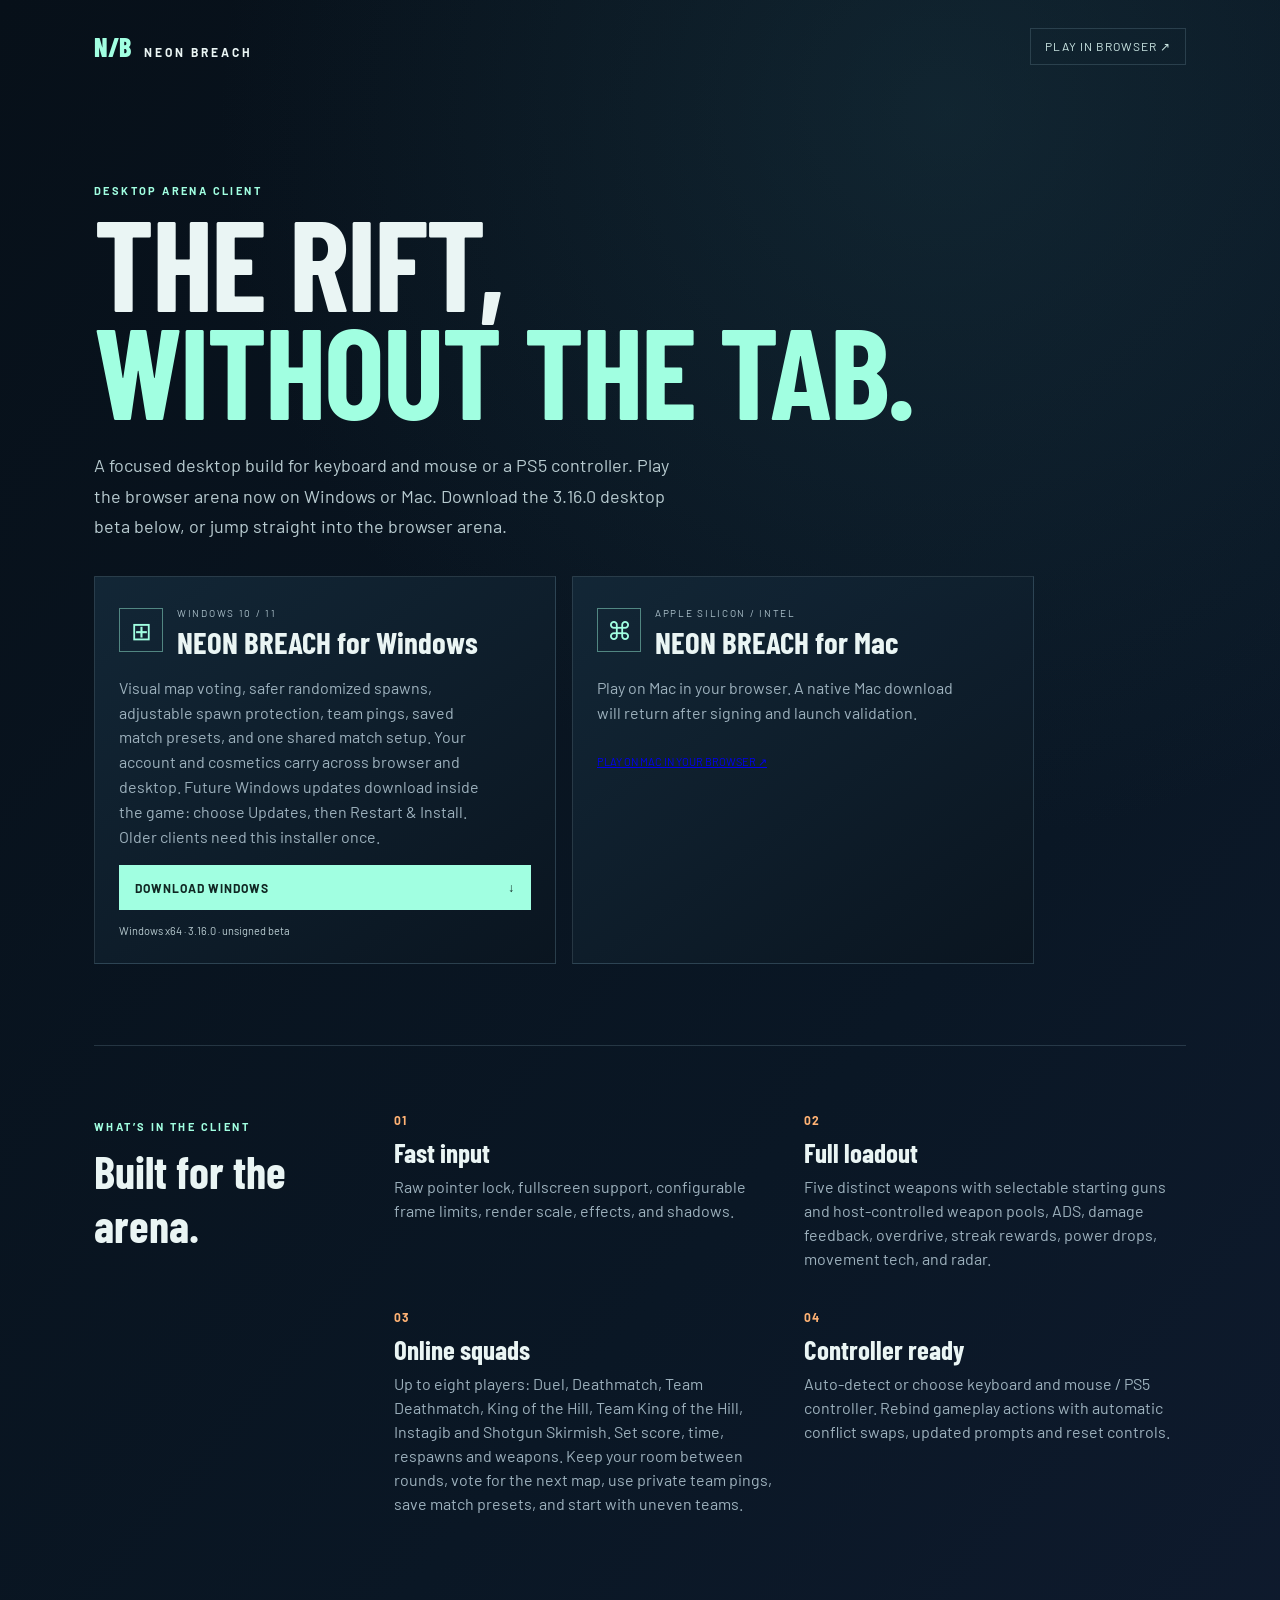
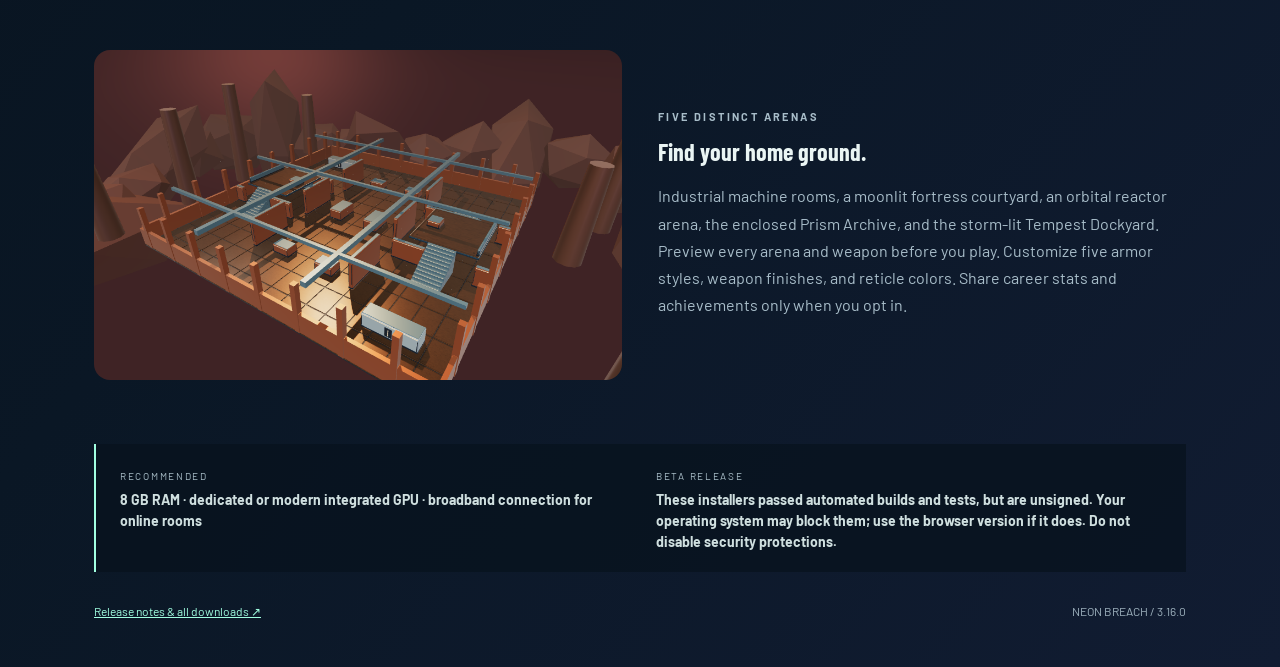
<file: index.html>
<!doctype html><html lang="en"><head><meta charset="utf-8"><meta name="viewport" content="width=device-width,initial-scale=1"><meta name="theme-color" content="#08111c"><title>NEON BREACH · Download</title><link rel="icon" href="./favicon.svg"><link rel="stylesheet" href="./downloads.css"></head><body><main><nav><a class="brand" href="./play/">N/B <span>NEON BREACH</span></a><a class="play" href="./play/">PLAY IN BROWSER ↗</a></nav><section class="hero"><p class="eyebrow">DESKTOP ARENA CLIENT</p><h1>THE RIFT,<br><em>WITHOUT THE TAB.</em></h1><p class="intro">A focused desktop build for keyboard and mouse or a PS5 controller. Play the browser arena now on Windows or Mac. Download the 3.16.0 desktop beta below, or jump straight into the browser arena.</p><div class="platforms"><article class="platform"><div class="platform-top"><span class="platform-icon">⊞</span><div><small>WINDOWS 10 / 11</small><h2>NEON BREACH for Windows</h2></div></div><p>Visual map voting, safer randomized spawns, adjustable spawn protection, team pings, saved match presets, and one shared match setup. Your account and cosmetics carry across browser and desktop. Future Windows updates download inside the game: choose Updates, then Restart &amp; Install. Older clients need this installer once.</p><a class="download primary" href="https://github.com/AbdulNafeh10/neon-breach-downloads/releases/download/v3.16.0/NEON-BREACH-Setup-3.16.0.exe">DOWNLOAD WINDOWS <b>↓</b></a><p class="release-note">Windows x64 · 3.16.0 · unsigned beta</p></article><article class="platform"><div class="platform-top"><span class="platform-icon">⌘</span><div><small>APPLE SILICON / INTEL</small><h2>NEON BREACH for Mac</h2></div></div><p>Play on Mac in your browser. A native Mac download will return after signing and launch validation.</p><p class="release-note"><a href="./play/">PLAY ON MAC IN YOUR BROWSER ↗</a></p></article></div></section><section class="details" id="mac-release"><div><p class="eyebrow">WHAT’S IN THE CLIENT</p><h2>Built for the arena.</h2></div><div class="feature-grid"><article><b>01</b><h3>Fast input</h3><p>Raw pointer lock, fullscreen support, configurable frame limits, render scale, effects, and shadows.</p></article><article><b>02</b><h3>Full loadout</h3><p>Five distinct weapons with selectable starting guns and host-controlled weapon pools, ADS, damage feedback, overdrive, streak rewards, power drops, movement tech, and radar.</p></article><article><b>03</b><h3>Online squads</h3><p>Up to eight players: Duel, Deathmatch, Team Deathmatch, King of the Hill, Team King of the Hill, Instagib and Shotgun Skirmish. Set score, time, respawns and weapons. Keep your room between rounds, vote for the next map, use private team pings, save match presets, and start with uneven teams.</p></article><article><b>04</b><h3>Controller ready</h3><p>Auto-detect or choose keyboard and mouse / PS5 controller. Rebind gameplay actions with automatic conflict swaps, updated prompts and reset controls.</p></article></div></section><section class="arena-showcase"><img src="./play/previews/map-foundry.png" alt="Solar Foundry machine rooms"><div><p class="eyebrow">FIVE DISTINCT ARENAS</p><h2>Find your home ground.</h2><p>Industrial machine rooms, a moonlit fortress courtyard, an orbital reactor arena, the enclosed Prism Archive, and the storm-lit Tempest Dockyard. Preview every arena and weapon before you play. Customize five armor styles, weapon finishes, and reticle colors. Share career stats and achievements only when you opt in.</p></div></section><section class="requirements"><div><small>RECOMMENDED</small><strong>8 GB RAM · dedicated or modern integrated GPU · broadband connection for online rooms</strong></div><div><small>BETA RELEASE</small><strong>These installers passed automated builds and tests, but are unsigned. Your operating system may block them; use the browser version if it does. Do not disable security protections.</strong></div></section><footer class="release-footer"><a href="https://github.com/AbdulNafeh10/neon-breach-downloads/releases/tag/v3.16.0">Release notes &amp; all downloads ↗</a><span>NEON BREACH / 3.16.0</span></footer></main></body></html>
</file>
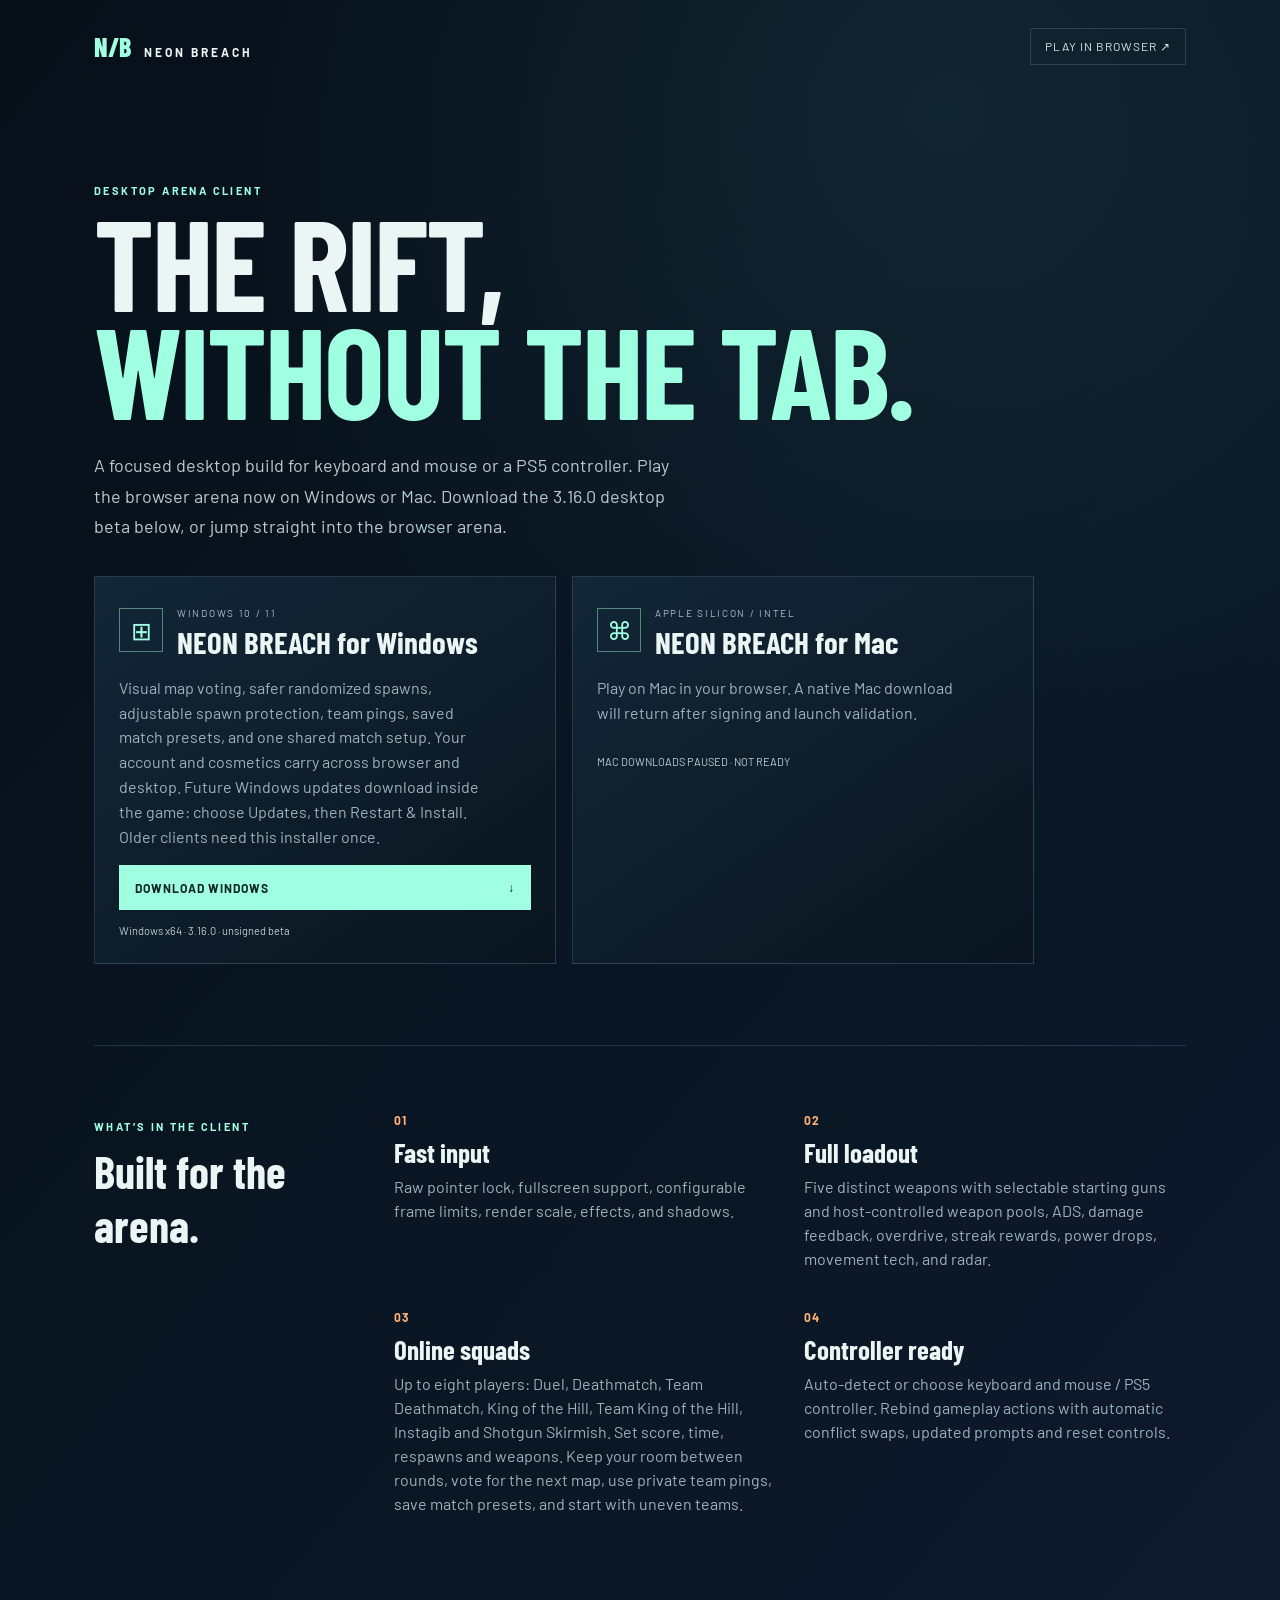
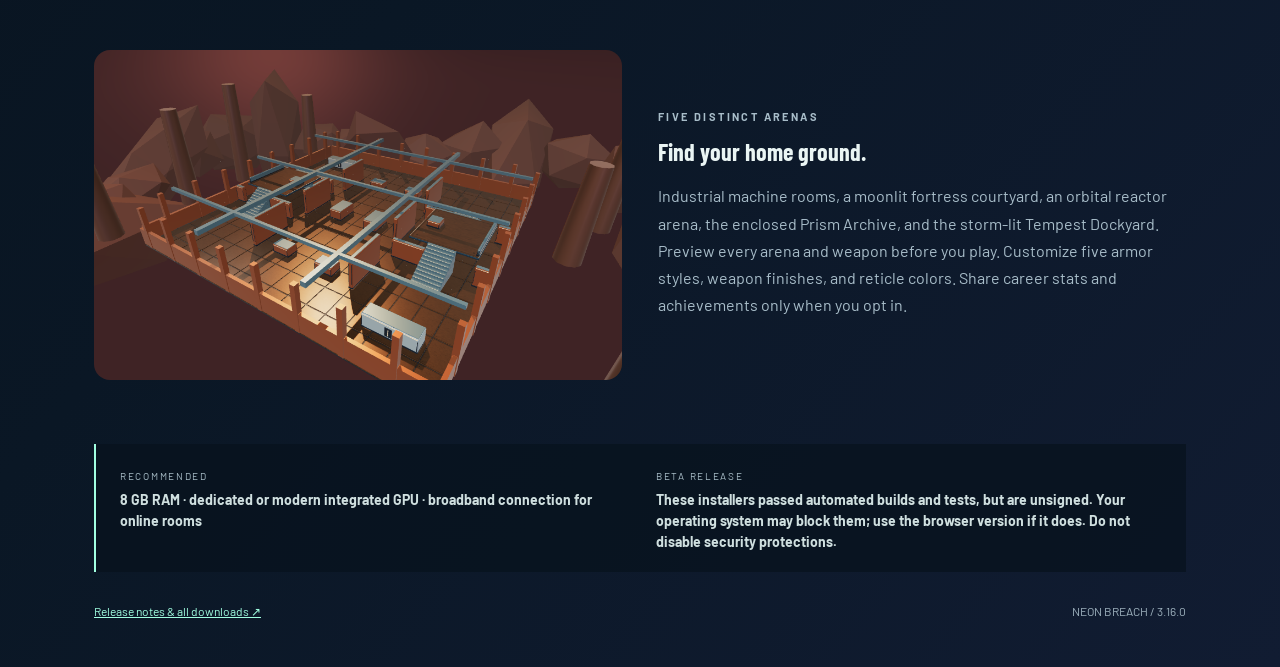
<file: play/downloads.html>
<!doctype html><html lang="en"><head><meta charset="utf-8"><meta name="viewport" content="width=device-width,initial-scale=1"><meta name="theme-color" content="#08111c"><title>NEON BREACH · Download</title><link rel="icon" href="./favicon.svg"><link rel="stylesheet" href="./downloads.css"></head><body><main><nav><a class="brand" href="./">N/B <span>NEON BREACH</span></a><a class="play" href="./">PLAY IN BROWSER ↗</a></nav><section class="hero"><p class="eyebrow">DESKTOP ARENA CLIENT</p><h1>THE RIFT,<br><em>WITHOUT THE TAB.</em></h1><p class="intro">A focused desktop build for keyboard and mouse or a PS5 controller. Play the browser arena now on Windows or Mac. Download the 3.16.0 desktop beta below, or jump straight into the browser arena.</p><div class="platforms"><article class="platform"><div class="platform-top"><span class="platform-icon">⊞</span><div><small>WINDOWS 10 / 11</small><h2>NEON BREACH for Windows</h2></div></div><p>Visual map voting, safer randomized spawns, adjustable spawn protection, team pings, saved match presets, and one shared match setup. Your account and cosmetics carry across browser and desktop. Future Windows updates download inside the game: choose Updates, then Restart &amp; Install. Older clients need this installer once.</p><a class="download primary" href="https://github.com/AbdulNafeh10/neon-breach-downloads/releases/download/v3.16.0/NEON-BREACH-Setup-3.16.0.exe">DOWNLOAD WINDOWS <b>↓</b></a><p class="release-note">Windows x64 · 3.16.0 · unsigned beta</p></article><article class="platform"><div class="platform-top"><span class="platform-icon">⌘</span><div><small>APPLE SILICON / INTEL</small><h2>NEON BREACH for Mac</h2></div></div><p>Play on Mac in your browser. A native Mac download will return after signing and launch validation.</p><p class="release-note">MAC DOWNLOADS PAUSED · NOT READY</p></article></div></section><section class="details" id="mac-release"><div><p class="eyebrow">WHAT’S IN THE CLIENT</p><h2>Built for the arena.</h2></div><div class="feature-grid"><article><b>01</b><h3>Fast input</h3><p>Raw pointer lock, fullscreen support, configurable frame limits, render scale, effects, and shadows.</p></article><article><b>02</b><h3>Full loadout</h3><p>Five distinct weapons with selectable starting guns and host-controlled weapon pools, ADS, damage feedback, overdrive, streak rewards, power drops, movement tech, and radar.</p></article><article><b>03</b><h3>Online squads</h3><p>Up to eight players: Duel, Deathmatch, Team Deathmatch, King of the Hill, Team King of the Hill, Instagib and Shotgun Skirmish. Set score, time, respawns and weapons. Keep your room between rounds, vote for the next map, use private team pings, save match presets, and start with uneven teams.</p></article><article><b>04</b><h3>Controller ready</h3><p>Auto-detect or choose keyboard and mouse / PS5 controller. Rebind gameplay actions with automatic conflict swaps, updated prompts and reset controls.</p></article></div></section><section class="arena-showcase"><img src="./previews/map-foundry.png" alt="Solar Foundry machine rooms"><div><p class="eyebrow">FIVE DISTINCT ARENAS</p><h2>Find your home ground.</h2><p>Industrial machine rooms, a moonlit fortress courtyard, an orbital reactor arena, the enclosed Prism Archive, and the storm-lit Tempest Dockyard. Preview every arena and weapon before you play. Customize five armor styles, weapon finishes, and reticle colors. Share career stats and achievements only when you opt in.</p></div></section><section class="requirements"><div><small>RECOMMENDED</small><strong>8 GB RAM · dedicated or modern integrated GPU · broadband connection for online rooms</strong></div><div><small>BETA RELEASE</small><strong>These installers passed automated builds and tests, but are unsigned. Your operating system may block them; use the browser version if it does. Do not disable security protections.</strong></div></section><footer class="release-footer"><a href="https://github.com/AbdulNafeh10/neon-breach-downloads/releases/tag/v3.16.0">Release notes &amp; all downloads ↗</a><span>NEON BREACH / 3.16.0</span></footer></main></body></html>
</file>
<file: downloads.css>
@import url('https://fonts.googleapis.com/css2?family=Barlow+Condensed:wght@500;600;700;800&family=Barlow:wght@400;500;600;700&display=swap');:root{--bg:#08111c;--panel:#0e1d2b;--line:#9fc4d430;--mint:#a1ffe1;--ink:#eaf5f4;--mute:#9db1bd;--orange:#ffb274}*{box-sizing:border-box}body{margin:0;background:radial-gradient(circle at 74% 5%,#244c574d,transparent 31%),linear-gradient(130deg,#071019,#0a1725 55%,#111c32);color:var(--ink);font:16px Barlow,Arial,sans-serif;min-height:100vh}main{max-width:1160px;margin:auto;padding:28px 34px 48px}nav{display:flex;justify-content:space-between;align-items:center}.brand{font:800 26px 'Barlow Condensed',sans-serif;letter-spacing:-.5px;color:var(--mint);text-decoration:none}.brand span{font:700 12px Barlow,sans-serif;color:var(--ink);letter-spacing:3px;margin-left:9px}.play{color:#cde8e5;text-decoration:none;border:1px solid var(--line);padding:10px 14px;font-size:12px;letter-spacing:1px}.hero{padding:12vh 0 9vh;max-width:940px}.eyebrow{font-size:11px;letter-spacing:2.4px;color:var(--mint);font-weight:700}h1,h2,h3{font-family:'Barlow Condensed',sans-serif;margin:0}h1{font-size:clamp(64px,10vw,140px);line-height:.84;letter-spacing:-2px}h1 em{font-style:normal;color:var(--mint)}.intro{max-width:580px;line-height:1.7;color:#b8cbd0;font-size:18px;margin:27px 0 34px}.platforms{display:grid;grid-template-columns:1fr 1fr;gap:16px}.platform{background:linear-gradient(145deg,#132838e8,#0a1520e8);border:1px solid var(--line);padding:24px;min-height:280px;display:flex;flex-direction:column}.platform-top{display:flex;gap:14px;align-items:center}.platform-icon{display:grid;place-items:center;width:44px;height:44px;border:1px solid #a1ffe172;color:var(--mint);font-size:25px}.platform small,.requirements small{font-size:10px;letter-spacing:1.7px;color:#a9bec8}.platform h2{font-size:31px;margin-top:3px}.platform p{color:var(--mute);line-height:1.55;max-width:360px}.download{display:flex;justify-content:space-between;align-items:center;margin-top:auto;padding:15px 16px;font-size:12px;letter-spacing:1px;text-decoration:none;font-weight:700}.primary{background:var(--mint);color:#102723}.secondary{border:1px solid #a1ffe142;color:#a7c8c7;background:#a1ffe108}.details{display:grid;grid-template-columns:250px 1fr;gap:50px;padding:7vh 0;border-top:1px solid var(--line)}.details h2{font-size:45px}.feature-grid{display:grid;grid-template-columns:1fr 1fr;gap:28px}.feature-grid b{color:var(--orange);font-size:12px;letter-spacing:1px}.feature-grid h3{font-size:27px;margin-top:8px}.feature-grid p{color:var(--mute);line-height:1.5;margin:7px 0}.requirements{display:grid;grid-template-columns:1fr 1fr;gap:30px;background:#07131dbb;padding:20px 24px;border-left:2px solid var(--mint)}.requirements strong{display:block;font-size:14px;line-height:1.5;margin-top:6px;color:#cfdfdf}@media(max-width:720px){main{padding:20px}.hero{padding:11vh 0 7vh}.platforms,.details,.requirements{grid-template-columns:1fr}.details{gap:20px}.feature-grid{gap:20px}.platform{min-height:250px}h1{font-size:68px}.brand span{display:none}}

.platform .release-note{font-size:11px;margin:12px 0 0;color:#b8cbd0}.platform .download+.download{margin-top:10px}.release-footer{display:flex;justify-content:space-between;gap:20px;margin-top:32px;font-size:12px;color:var(--mute)}.release-footer a{color:var(--mint)}

.arena-showcase{display:grid;grid-template-columns:1fr 1fr;gap:36px;align-items:center;margin:64px 0}.arena-showcase img{width:100%;border-radius:16px}.arena-showcase p{line-height:1.7;color:#a8bdc9}@media(max-width:720px){.arena-showcase{grid-template-columns:1fr}}
</file>
<file: play/downloads.css>
@import url('https://fonts.googleapis.com/css2?family=Barlow+Condensed:wght@500;600;700;800&family=Barlow:wght@400;500;600;700&display=swap');:root{--bg:#08111c;--panel:#0e1d2b;--line:#9fc4d430;--mint:#a1ffe1;--ink:#eaf5f4;--mute:#9db1bd;--orange:#ffb274}*{box-sizing:border-box}body{margin:0;background:radial-gradient(circle at 74% 5%,#244c574d,transparent 31%),linear-gradient(130deg,#071019,#0a1725 55%,#111c32);color:var(--ink);font:16px Barlow,Arial,sans-serif;min-height:100vh}main{max-width:1160px;margin:auto;padding:28px 34px 48px}nav{display:flex;justify-content:space-between;align-items:center}.brand{font:800 26px 'Barlow Condensed',sans-serif;letter-spacing:-.5px;color:var(--mint);text-decoration:none}.brand span{font:700 12px Barlow,sans-serif;color:var(--ink);letter-spacing:3px;margin-left:9px}.play{color:#cde8e5;text-decoration:none;border:1px solid var(--line);padding:10px 14px;font-size:12px;letter-spacing:1px}.hero{padding:12vh 0 9vh;max-width:940px}.eyebrow{font-size:11px;letter-spacing:2.4px;color:var(--mint);font-weight:700}h1,h2,h3{font-family:'Barlow Condensed',sans-serif;margin:0}h1{font-size:clamp(64px,10vw,140px);line-height:.84;letter-spacing:-2px}h1 em{font-style:normal;color:var(--mint)}.intro{max-width:580px;line-height:1.7;color:#b8cbd0;font-size:18px;margin:27px 0 34px}.platforms{display:grid;grid-template-columns:1fr 1fr;gap:16px}.platform{background:linear-gradient(145deg,#132838e8,#0a1520e8);border:1px solid var(--line);padding:24px;min-height:280px;display:flex;flex-direction:column}.platform-top{display:flex;gap:14px;align-items:center}.platform-icon{display:grid;place-items:center;width:44px;height:44px;border:1px solid #a1ffe172;color:var(--mint);font-size:25px}.platform small,.requirements small{font-size:10px;letter-spacing:1.7px;color:#a9bec8}.platform h2{font-size:31px;margin-top:3px}.platform p{color:var(--mute);line-height:1.55;max-width:360px}.download{display:flex;justify-content:space-between;align-items:center;margin-top:auto;padding:15px 16px;font-size:12px;letter-spacing:1px;text-decoration:none;font-weight:700}.primary{background:var(--mint);color:#102723}.secondary{border:1px solid #a1ffe142;color:#a7c8c7;background:#a1ffe108}.details{display:grid;grid-template-columns:250px 1fr;gap:50px;padding:7vh 0;border-top:1px solid var(--line)}.details h2{font-size:45px}.feature-grid{display:grid;grid-template-columns:1fr 1fr;gap:28px}.feature-grid b{color:var(--orange);font-size:12px;letter-spacing:1px}.feature-grid h3{font-size:27px;margin-top:8px}.feature-grid p{color:var(--mute);line-height:1.5;margin:7px 0}.requirements{display:grid;grid-template-columns:1fr 1fr;gap:30px;background:#07131dbb;padding:20px 24px;border-left:2px solid var(--mint)}.requirements strong{display:block;font-size:14px;line-height:1.5;margin-top:6px;color:#cfdfdf}@media(max-width:720px){main{padding:20px}.hero{padding:11vh 0 7vh}.platforms,.details,.requirements{grid-template-columns:1fr}.details{gap:20px}.feature-grid{gap:20px}.platform{min-height:250px}h1{font-size:68px}.brand span{display:none}}

.platform .release-note{font-size:11px;margin:12px 0 0;color:#b8cbd0}.platform .download+.download{margin-top:10px}.release-footer{display:flex;justify-content:space-between;gap:20px;margin-top:32px;font-size:12px;color:var(--mute)}.release-footer a{color:var(--mint)}

.arena-showcase{display:grid;grid-template-columns:1fr 1fr;gap:36px;align-items:center;margin:64px 0}.arena-showcase img{width:100%;border-radius:16px}.arena-showcase p{line-height:1.7;color:#a8bdc9}@media(max-width:720px){.arena-showcase{grid-template-columns:1fr}}
</file>
